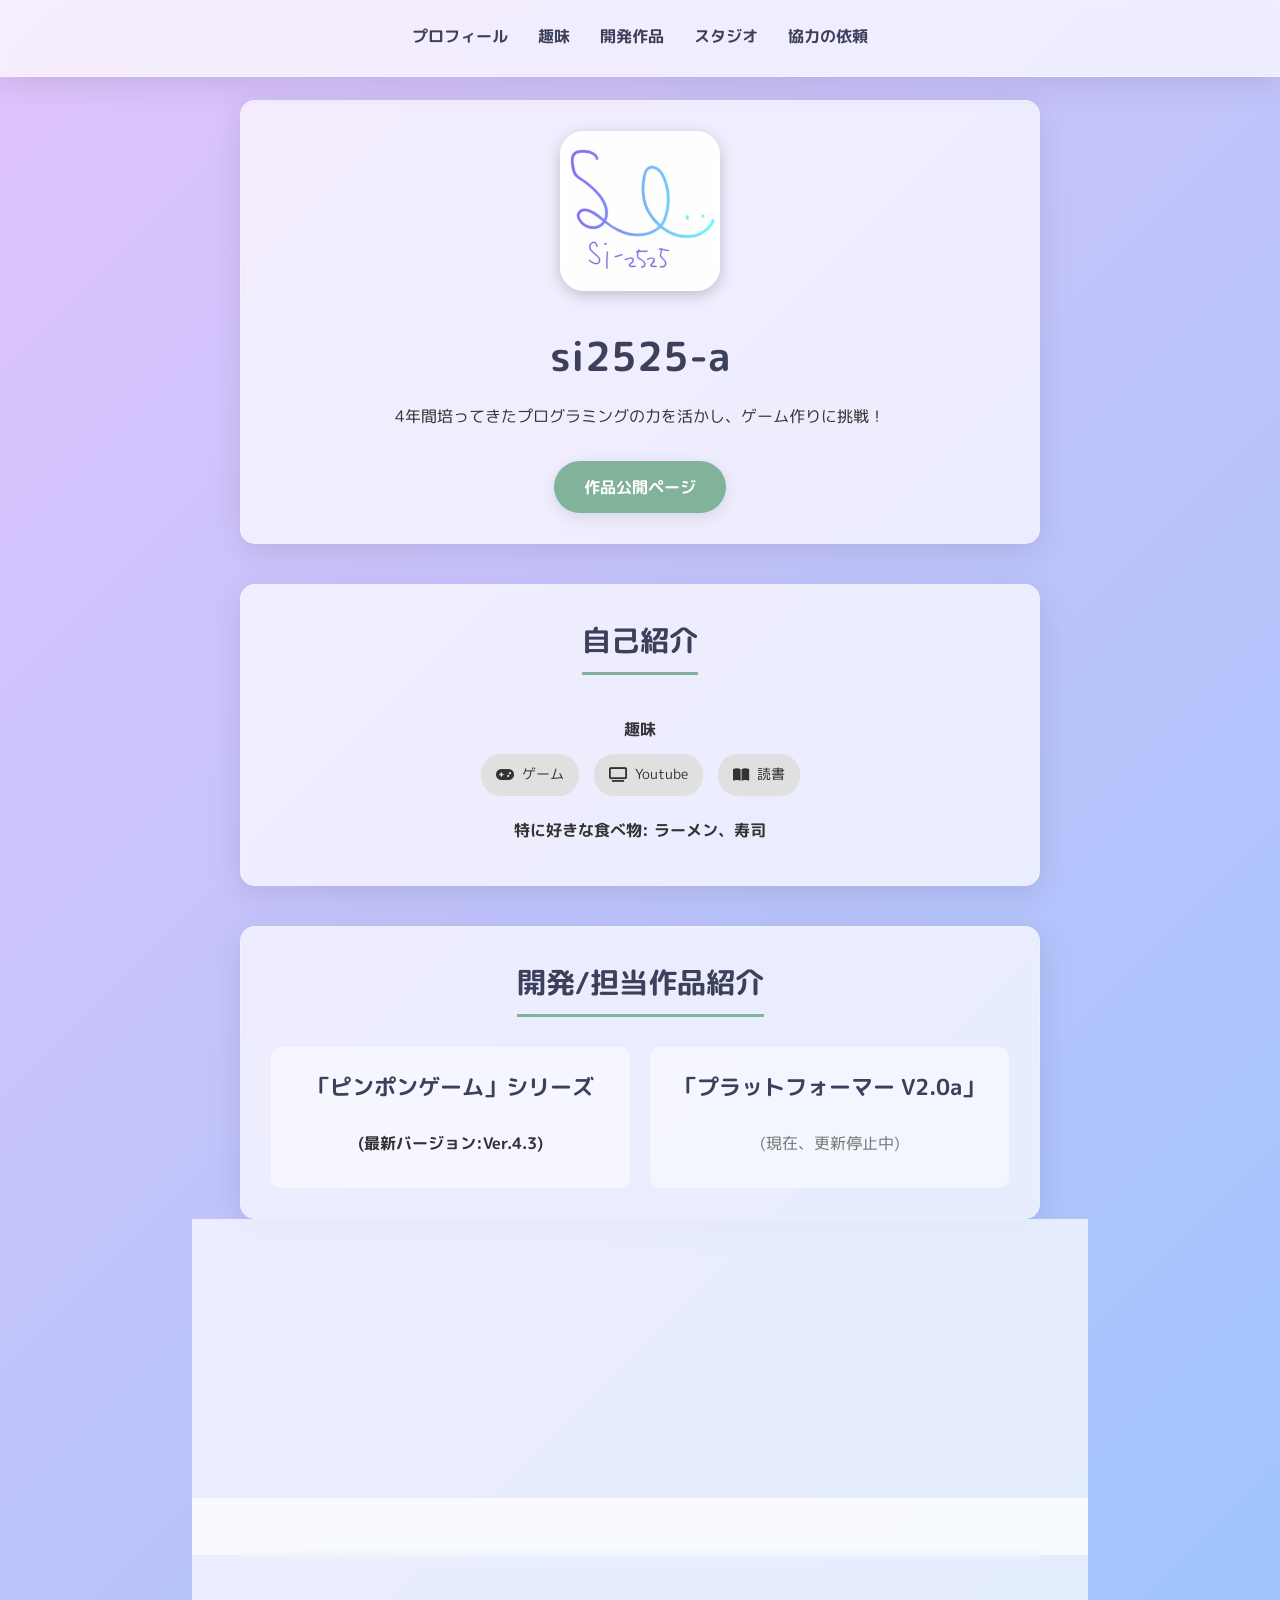
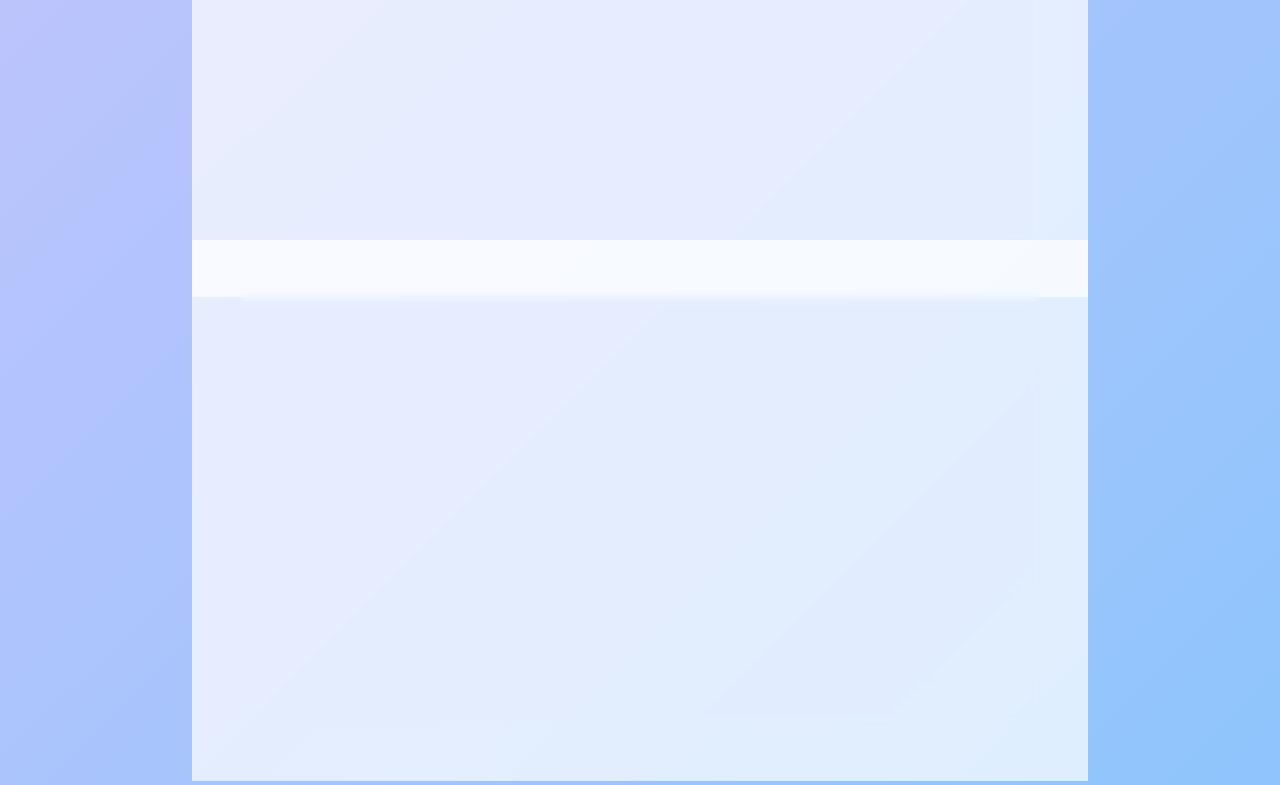
<file: index.html>
<!DOCTYPE html>
<html lang="ja">
<head>
  <meta charset="utf-8">
  <meta name="viewport" content="width=device-width, initial-scale=1.0">
  <title>si2525-a 公式サイト - ホーム</title>
  
  <!-- Google Fonts: M PLUS Rounded 1c -->
  <link href="https://fonts.googleapis.com/css2?family=M+PLUS+Rounded+1c:wght@400;700&display=swap" rel="stylesheet">
  
  <!-- Font Awesome (アイコン用) -->
  <link rel="stylesheet" href="https://cdnjs.cloudflare.com/ajax/libs/font-awesome/6.5.2/css/all.min.css">
  
  <!-- 外部CSSファイルの読み込み -->
  <link rel="stylesheet" href="style.css">
</head>
<body>

<div class="container">

  <!-- ナビゲーションメニュー -->

  <!-- ヘッダーエリア -->
  <header>
  <nav>
    <ul class="navbar">
      <li><a href="#home">プロフィール</a></li>
      <li><a href="#about">趣味</a></li>
      <li><a href="#works">開発作品</a></li>
      <li><a href="#studio">スタジオ</a></li>
      <li><a href="#contact">協力の依頼</a></li>
    </ul>
  </nav>
  <main>

  </header>

    <!-- 自己紹介セクション -->
<section id="home">
   <img src="si.jpeg" alt="プロフィール画像" class="profile-img">
    <h1>si2525-a</h1>
    <p>4年間培ってきたプログラミングの力を活かし、ゲーム作りに挑戦！</p>
    <a href="https://scratch.mit.edu/users/si2525-a/" class="btn" target="_blank" rel="noopener noreferrer">作品公開ページ</a> 
</section>
    <section id="about">
  <h2>自己紹介</h2 >
  <h4>趣味</h4>
     <div class="hobbies">  
        <span class="hobby-tag"><i class="fa-solid fa-gamepad"></i> ゲーム</span>
        <span class="hobby-tag"><i class="fa-solid fa-tv"></i> Youtube</span>
        <span class="hobby-tag"><i class="fa-solid fa-book-open"></i> 読書</span>
      </div>
      <h4 style="margin-top: 20px;"><strong>特に好きな食べ物:</strong> ラーメン、寿司</h4>
    </section>

    <!-- 開発作品紹介セクション -->
    <section id="works">
      <h2>開発/担当作品紹介</h2>
      
      <div class="projects-container">
        <div class="project">
          <h3>「ピンポンゲーム」シリーズ</h3>
          <h4>(最新バージョン:Ver.4.3)</h4>
        </div>
        
        <div class="project">
          <h3>「プラットフォーマー	V2.0a」</h3>
          <h5>(現在、更新停止中)</h5>
        </div>
      </div>
    </section>
    
    <!-- スタジオ紹介セクション -->
    <section id="studio">
        <h2>スタジオについて</h2>
        <h4><strong>メンバー紹介:</strong> 現在、準備中です。(プロフィール写真を掲載予定)</h4>
        <h5><strong>累計作品数:</strong> 30</h5>
    </section>

    <!-- 業務委託セクション -->
    <section id="contact">
      <h2>協力作業の依頼</h2>
      <p>こちらの作品のコメント欄からお問い合わせください。プロジェクトなどを、(自分ができる限り)何でもお引き受けします！</p>
      <a href="https://scratch.mit.edu/studios/35503276/comments" class="btn" target="_blank" rel="noopener noreferrer">依頼ページへ</a>
    </section>
  </main>

  <!-- フッターエリア -->
  <footer>
    <p> &copy; 2021-2025 si2525-a Ver.3.2.1 </p>
    <p>このページは、テスト用途で開発しているホームページです。</p>
    <br>
    <p>更新履歴</p>
    <p>2025.8.17 V3.0 - メジャーアップデート</p>
    <p>2025.8.18 V3.0.1 - URLミスをデバッグ、更新履歴の追加</p>
    <p>2025.8.18 V3.1 - ヘッダーを常時表示に変更、それに伴う配置の変更</p>
    <p>2025.8.27 V3.2 - ヘッダーによって内容が隠れることがある問題の修正
  　<p>2025.11.20 V.3.2.1 - URLミスをデバッグ
    <p>- 最終更新 2025.11.20 -</p>
    <br>
    <p>端末の機種や画面の大きさによっては、設計通りに表示されない場合があります。ご了承ください。</p>
  </footer>

</div>

</body>
</html>
</file>
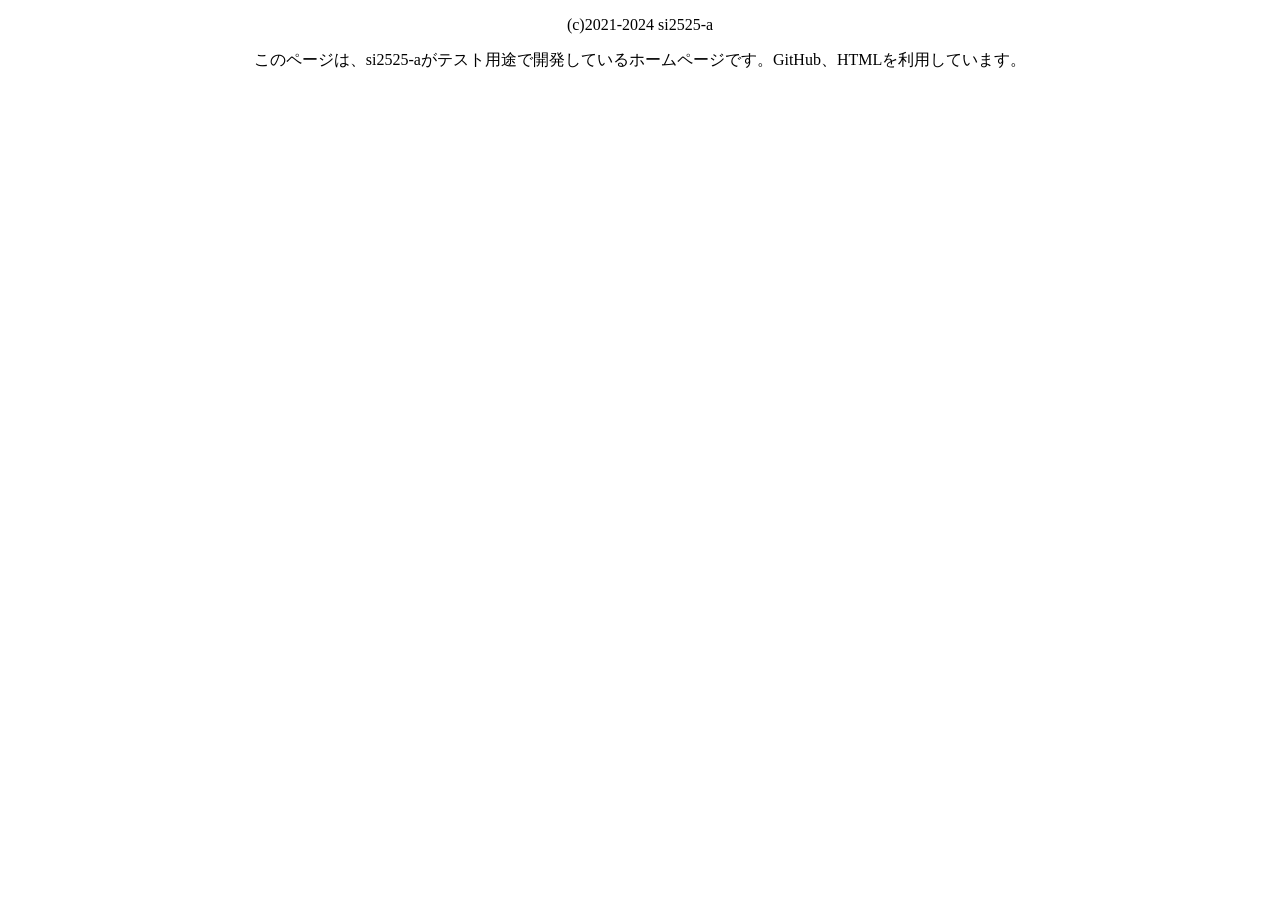
<file: info.html>
<!DOCTYPE html>
<html lang="ja">
<head>
  <meta charset=utf-8>
  <title>メンテナンス状況</title>
  <style>
      body {
        text-align: center;
      }
</style> 
</head>
<body>
<section>
</section>
<footer>
    <p> (c)2021-2024 si2525-a <p>
    <p> このページは、si2525-aがテスト用途で開発しているホームページです。GitHub、HTMLを利用しています。 <p>
</footer>
</body>
</html>
</file>
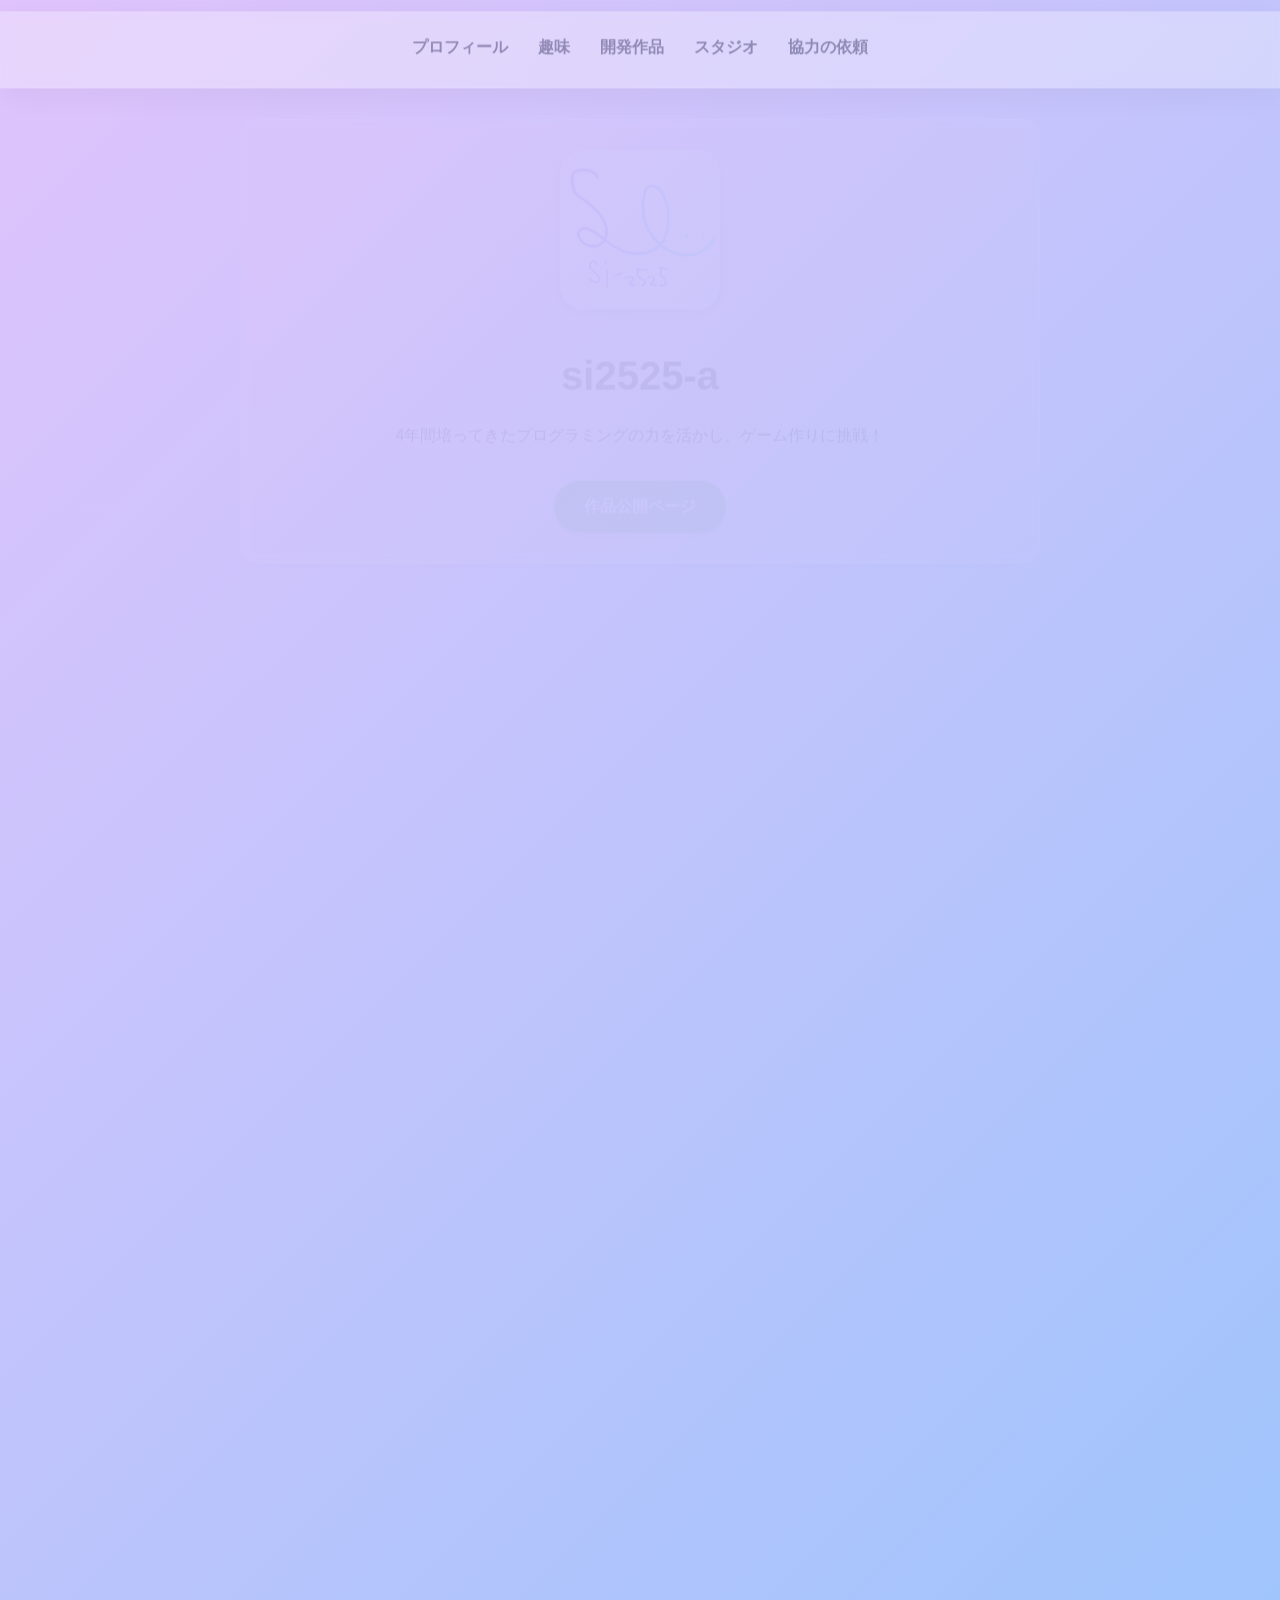
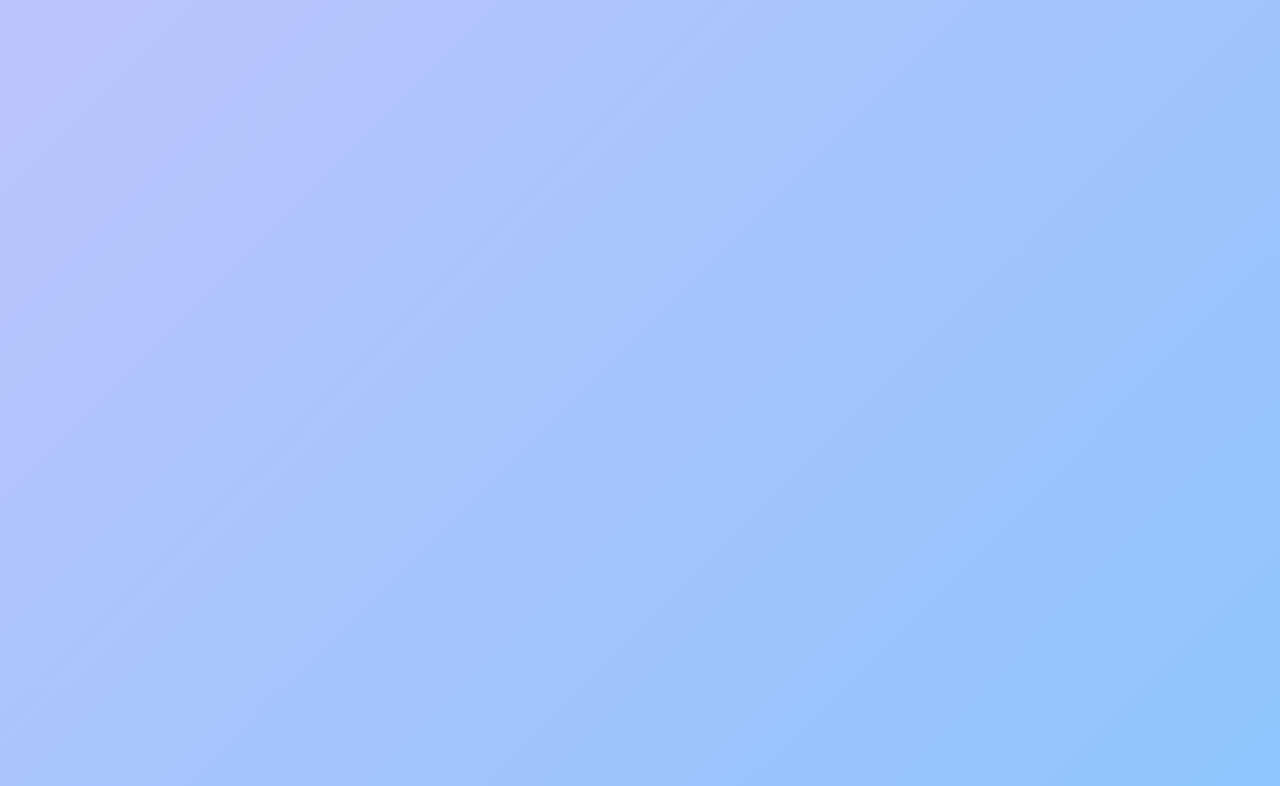
<file: si2525-a.html>
<!DOCTYPE html>
<html>
<head>
<title>リダイレクト</title>
<meta http-equiv="refresh" content="0; url=https://si2525-a.github.io">
</head>
<body>
<p>ページが自動的にリダイレクトされない場合は、<a href="https://si2525-a.github.io">こちらをクリックしてください</a>。</p>
</body>
</html>
</file>
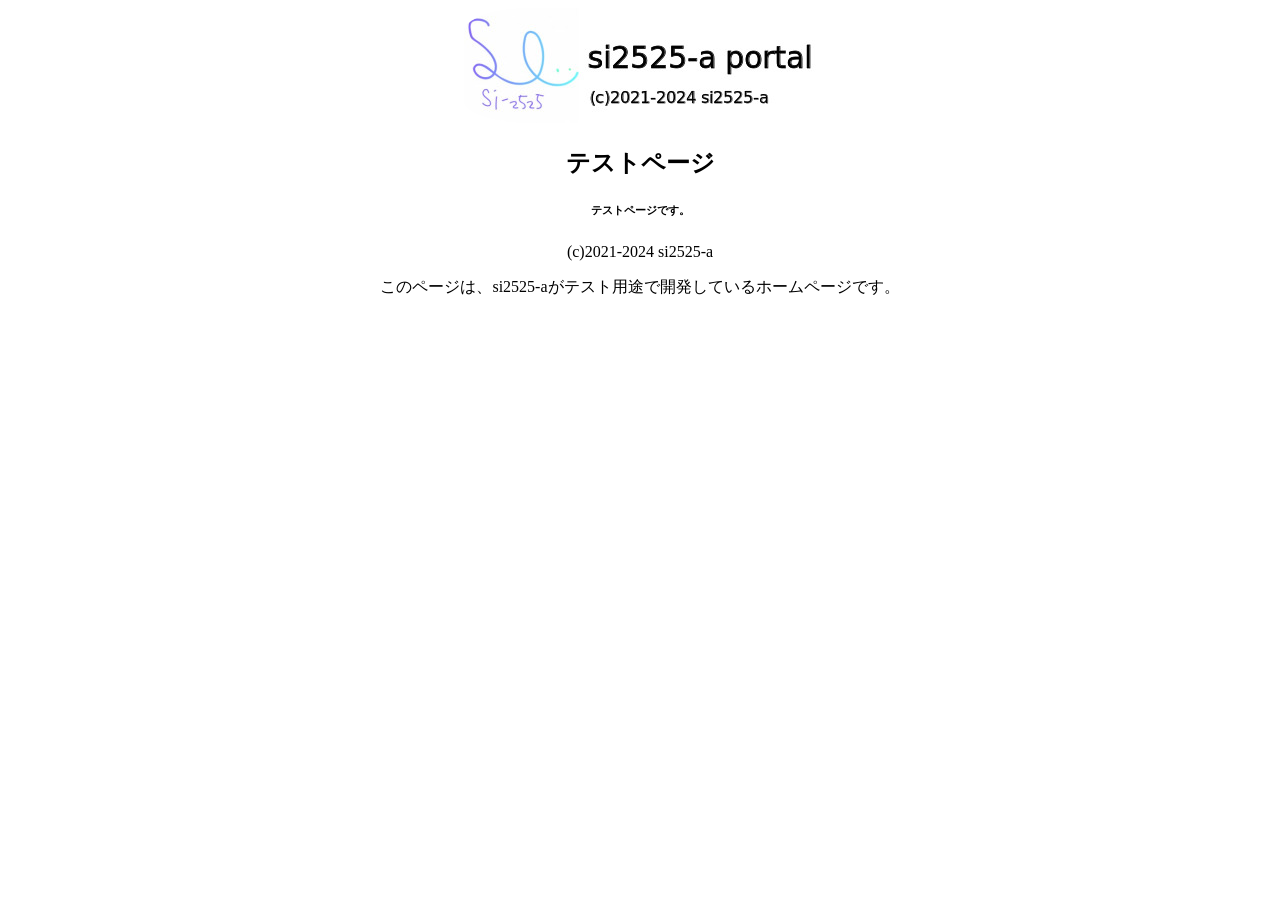
<file: test.html>
<!DOCTYPE html>
<html lang="ja">
<head>
  <meta charset=utf-8>
  <title>テストページ</title>
  <style>
    img {
      border-radius: 20%;
      }
      body {
        text-align: center;
      }
</style> 
</head>
<body>
<section>
<img src="si2525hp.jpg">
<h2>テストページ</h2>
<h6>テストページです。</h6>
<footer>
    <p> (c)2021-2024 si2525-a <p>
    <p> このページは、si2525-aがテスト用途で開発しているホームページです。 <p>
　</footer>
</body>
</html>
</file>
<file: style.css>
/* === 基本設定 === */
:root {
  --primary-color: #3d405b;
  --secondary-color: #81b29a;
  --background-color: #f4f1de;
  --card-background: rgba(255, 255, 255, 0.7);
  --shadow-color: rgba(0, 0, 0, 0.1);
  --text-color: #333;
}

/* スムーズスクロールを有効にする */
html {
  scroll-behavior: smooth;
}

body {
  font-family: 'M PLUS Rounded 1c', sans-serif;
  margin: 0;
  padding: 0;
  background-color: var(--background-color);
  background-image: linear-gradient(135deg, #e0c3fc 0%, #8ec5fc 100%);
  color: var(--text-color);
  line-height: 1.8;
  /* 【変更点】固定ヘッダーにコンテンツが隠れないよう、ヘッダーの高さ分の余白を追加 */
  padding-top: 80px; 
}

/* === レイアウト === */
.container {
  max-width: 800px;
  margin: 0 auto;
  padding: 20px;
}

/* ▼▼▼ ヘッダーのスタイルを変更 ▼▼▼ */
header {
  /* 【追加】ヘッダーを画面上部に固定 */
  position: fixed;
  top: 0;
  left: 0;
  width: 100%;
  z-index: 1000; /* 他の要素より手前に表示 */
  box-sizing: border-box; /* paddingを含んだ幅で100%にする */

  /* 【変更】固定要素になったため不要なマージンを削除し、角丸を調整 */
  margin-bottom: 0; 
  border-radius: 0; /* 角丸をなくすか、下の角だけ '0 0 15px 15px' のように設定 */

  /* --- 元のスタイル --- */
  background: var(--card-background);
  padding: 5px;
  box-shadow: 0 8px 32px 0 var(--shadow-color);
  backdrop-filter: blur(4px);
  -webkit-backdrop-filter: blur(4px);
  border: 1px solid rgba(255, 255, 255, 0.18);
  text-align: center;
  opacity: 0;
  transform: translateY(20px);
  animation: fadeIn 0.8s ease-out forwards;
}
/* ▲▲▲ ヘッダーのスタイルの変更ここまで ▲▲▲ */


section, footer {
  margin-bottom: 40px;
  background: var(--card-background);
  border-radius: 15px;
  padding: 30px;
  box-shadow: 0 8px 32px 0 var(--shadow-color);
  backdrop-filter: blur(4px);
  -webkit-backdrop-filter: blur(4px);
  border: 1px solid rgba(255, 255, 255, 0.18);
  text-align: center;
  /* アニメーションを追加 */
  opacity: 0;
  transform: translateY(20px);
  animation: fadeIn 0.8s ease-out forwards;
}

/* セクションごとにアニメーションが遅れて開始するように設定 */
section:nth-of-type(1) { animation-delay: 0.2s; }
section:nth-of-type(2) { animation-delay: 0.4s; }
section:nth-of-type(3) { animation-delay: 0.6s; }
section:nth-of-type(4) { animation-delay: 0.8s; }
section:nth-of-type(5) { animation-delay: 1s; }
footer { animation-delay: 1.2s; }

/* フェードインアニメーションの定義 */
@keyframes fadeIn {
  to {
    opacity: 1;
    transform: translateY(0);
  }
}


/* === ナビゲーションメニュー === */
.navbar {
  display: flex;
  justify-content: center;
  list-style: none;
  padding: 0;
  margin-bottom: 20px;
}

.navbar li {
  margin: 0 15px;
}

.navbar a {
  text-decoration: none;
  color: var(--primary-color);
  font-weight: 700;
  position: relative;
  padding-bottom: 5px;
  transition: color 0.3s;
}

.navbar a:hover {
  color: var(--secondary-color);
}

.navbar a::after {
  content: '';
  position: absolute;
  width: 0;
  height: 2px;
  bottom: 0;
  left: 50%;
  background-color: var(--secondary-color);
  transition: all 0.3s ease;
  transform: translateX(-50%);
}

.navbar a:hover::after {
  width: 100%;
}


/* === タイポグラフィ（文字スタイル） === */
h1, h2, h3 {
  font-weight: 700;
  margin-top: 0;
}

h1 {
  font-size: 2.5em;
  color: var(--primary-color);
  margin-bottom: 10px;
}

h2 {
  font-size: 1.8em;
  color: var(--primary-color);
  border-bottom: 3px solid var(--secondary-color);
  display: inline-block;
  padding-bottom: 5px;
  margin-bottom: 30px;
}

h3 {
  font-size: 1.4em;
  margin-top: 30px;
  color: var(--primary-color);
}

p, h4, h5 {
  font-size: 1em;
  margin: 10px 0;
}

h5 {
  color: #777;
  font-weight: 400;
}

/* === パーツ === */
.profile-img {
  width: 150px;
  height: 150px;
  border-radius: 15%;
  object-fit: cover;
  border: 5px solid white;
  box-shadow: 0 4px 15px rgba(0,0,0,0.2);
  margin-bottom: 20px;
}

.btn {
  display: inline-block;
  padding: 12px 30px;
  margin-top: 20px;
  background-color: var(--secondary-color);
  color: white;
  text-decoration: none;
  border-radius: 30px;
  font-weight: 700;
  transition: transform 0.3s, background-color 0.3s, box-shadow 0.3s;
  box-shadow: 0 4px 15px rgba(0,0,0,0.1);
}

.btn:hover {
  background-color: #6a9c80;
  transform: translateY(-5px); /* 少し大きく動かす */
  box-shadow: 0 8px 25px rgba(0,0,0,0.2);
}

/* Flexboxを使ってカードを横並びにする */
.projects-container {
  display: flex;
  justify-content: center;
  gap: 20px;
  flex-wrap: wrap; /* 画面幅が足りない時に折り返す */
}

.project {
  background: rgba(255, 255, 255, 0.5);
  padding: 20px;
  border-radius: 10px;
  flex: 1; /* 親要素の幅に応じて伸縮 */
  min-width: 250px; /* カードの最小幅 */
  transition: transform 0.3s, box-shadow 0.3s;
}

.project:hover {
  transform: translateY(-5px);
  box-shadow: 0 8px 20px rgba(0,0,0,0.1);
}

.project h3 {
  margin-top: 0;
}

/* 趣味のタグ風デザイン */
.hobbies {
  display: flex;
  justify-content: center;
  gap: 15px;
  flex-wrap: wrap;
}

.hobby-tag {
  background-color: #e0e0e0;
  padding: 8px 15px;
  border-radius: 20px;
  font-size: 0.9em;
  display: flex;
  align-items: center;
  gap: 8px;
}


footer p {
  font-size: 0.9em;
  color: #555;
  margin: 5px 0;
}

*:target {
    scroll-margin-top: 100px;
  }
</file>
